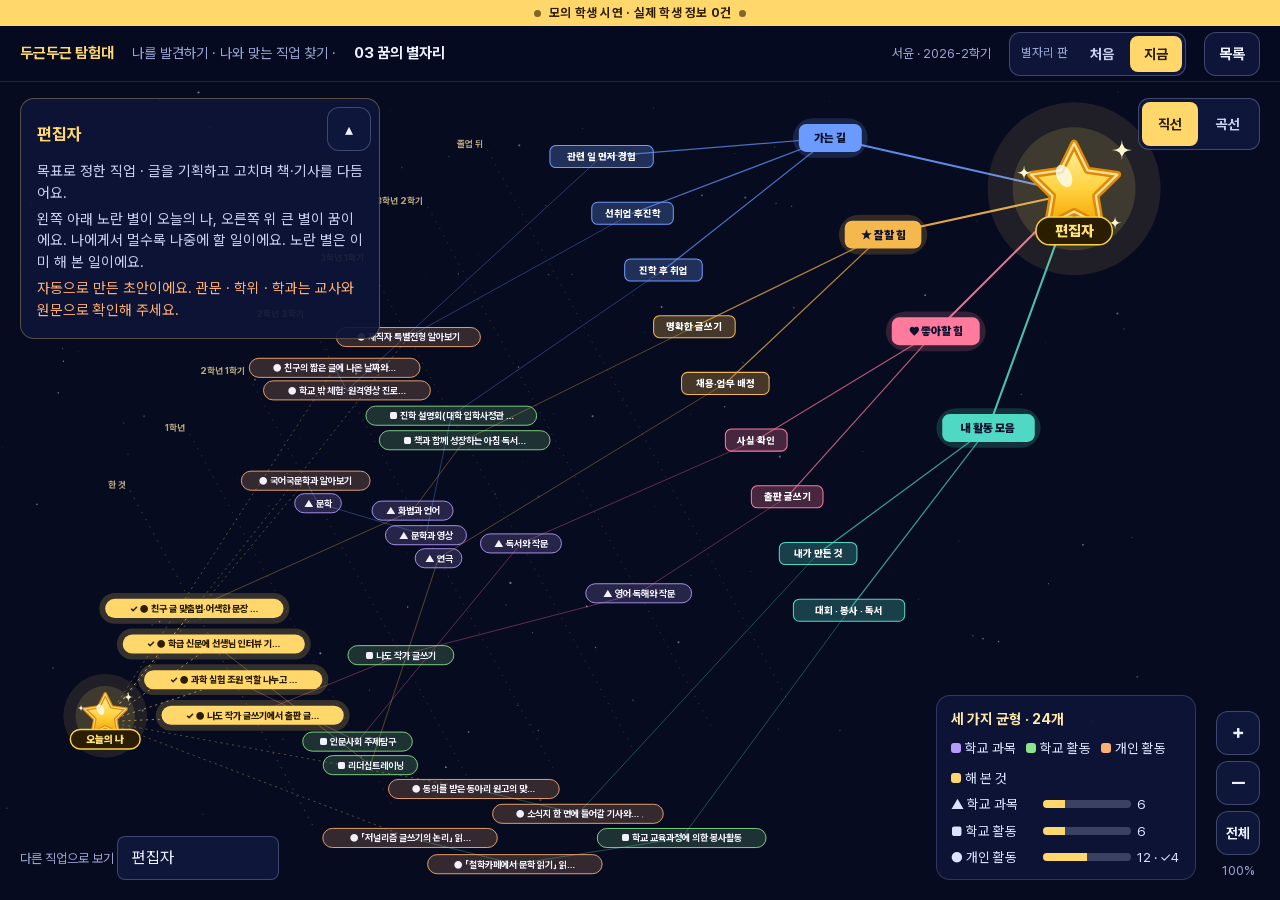
<file: parts/star/star.html>
<!doctype html>
<html lang="ko">
  <head>
    <meta charset="utf-8" />
    <meta name="viewport" content="width=device-width,initial-scale=1,viewport-fit=cover" />
    <meta name="theme-color" content="#070B20" />
    <title>꿈의 별자리 시연</title>
    <!-- 발표 덱 정적 시연판(2026-11-23): 원본 explorer/star.html 사본. 서버 없이 data/*.json(모의 학생)을 읽는다. -->
    <style>html,body{margin:0;height:100%;background:#070B20;color:#EEF1FF}</style>
    <link rel="stylesheet" href="star.css" />
    <script defer src="star.js"></script>
  </head>
  <body>
    <div class="demo-band" role="note"><i></i>모의 학생 시연 · 실제 학생 정보 0건<i></i></div>
    <header>
      <a class="back" id="back" href="#" hidden>← 탐험 일지</a>
      <b>두근두근 탐험대</b><span class="n">01 나를 발견하기 · 02 나와 맞는 직업 찾기 ·</span><span class="cur">03 꿈의 별자리</span>
      <span class="r" id="who"></span>
      <div class="vsw" role="group" aria-label="별자리 판"><span class="vl">별자리 판</span><button id="vfirst" type="button" aria-pressed="false">처음</button><button id="vnow" type="button" aria-pressed="true">지금</button></div>
      <button class="listbtn" id="listbtn" type="button" aria-expanded="false" aria-controls="list">목록</button>
    </header>
    <div id="stage" aria-label="꿈의 별자리. 휠이나 두 손가락으로 확대·축소, 끌어서 이동"><svg id="sky" role="img" aria-label="왼쪽 아래 오늘의 나에서 오른쪽 위 꿈의 직업까지 이어진 별자리"></svg></div>
    <div class="card" id="card"><h2>불러오는 중</h2><p></p></div>
    <div class="gauge" id="gauge"></div>
    <div class="lsw" role="group" aria-label="선 모양"><button id="ls" aria-pressed="true">직선</button><button id="lc" aria-pressed="false">곡선</button></div>
    <div class="ctrl" role="group" aria-label="확대·축소"><button id="zin" aria-label="확대">＋</button><button id="zout" aria-label="축소">－</button><button id="fit" class="fit" aria-label="전체 보기">전체</button><span class="z" id="zl">100%</span></div>
    <div class="pick" id="pick"></div>
    <section class="list" id="list" hidden aria-label="별자리 목록"></section>
  <script>/* 덱 안에서: 방향키 등은 덱으로 넘김 */addEventListener("keydown",function(e){if(["ArrowLeft","ArrowRight","ArrowUp","ArrowDown","PageUp","PageDown"," ","Home","End","f","F","n","N"].indexOf(e.key)>=0&&window.parent!==window){e.preventDefault();parent.postMessage({deckKey:e.key},"*");}});</script>
</body>
</html>
</file>
<file: parts/star/star.css>
/* [발표 덱 정적 시연판 사본 2026-11-23] 원본: docs/design/꿈수업_자료/explorer/star.css. 끝의 「시연판」 절만 더함. */
:root{--sky:#070B20;--ink:#EEF1FF;--sub:#9AA4D2;--me:#FFD76A;--f:"Apple SD Gothic Neo","Noto Sans KR",system-ui,sans-serif;color-scheme:dark}
*{box-sizing:border-box}
html,body{height:100%}
body{margin:0;background:var(--sky);color:var(--ink);font:15px/1.5 var(--f);overflow:hidden}
header{position:fixed;left:0;right:0;top:0;height:56px;display:flex;align-items:center;gap:18px;padding:0 20px;background:rgba(7,11,32,.78);border-bottom:1px solid rgba(154,164,210,.18);z-index:3}
header b{color:var(--me)} header .n{font-size:14px;color:var(--sub)} header .cur{font-weight:700} header .r{margin-left:auto;font-size:13px;color:var(--sub)}
#stage{position:fixed;inset:0;cursor:grab;touch-action:none} #stage.drag{cursor:grabbing}
svg{width:100%;height:100%;display:block}
.ctrl{position:fixed;right:20px;bottom:20px;display:flex;flex-direction:column;gap:6px;z-index:3}
button{width:44px;height:44px;border-radius:12px;border:1px solid rgba(154,164,210,.35);background:rgba(16,24,62,.9);color:var(--ink);font:700 20px var(--f);cursor:pointer}
button:hover{border-color:var(--me);color:var(--me)} .ctrl .fit{font-size:12px} .ctrl .z{font-size:11px;text-align:center;color:var(--sub)}
:focus-visible{outline:3px solid var(--me);outline-offset:2px}
.card{position:fixed;left:20px;top:72px;width:min(360px,calc(100vw - 100px));padding:14px 16px;border-radius:14px;background:rgba(14,21,56,.92);border:1px solid rgba(255,215,106,.3);z-index:3}
.card h2{margin:0 0 3px;font-size:17px;color:var(--me)} .card p{margin:0 0 4px;font-size:13.5px;color:#C9D0F0}
.card .draft{color:#FFB070}
.gauge{position:fixed;right:84px;bottom:20px;width:260px;padding:12px 14px;border-radius:14px;background:rgba(14,21,56,.92);border:1px solid rgba(154,164,210,.25);z-index:3;font-size:12.5px}
.gauge b{color:#FFE9A8;font-size:13.5px}
.gr{display:grid;grid-template-columns:86px minmax(0,1fr) 44px;gap:6px;align-items:center;margin-top:6px;color:#DDE3FF}
.bar{height:8px;border-radius:4px;background:rgba(221,227,255,.22);overflow:hidden}.bar i{display:block;height:100%;background:var(--me)}
.lg{display:flex;gap:10px;margin-top:8px;flex-wrap:wrap;color:#DDE3FF}.lg i{display:inline-block;width:10px;height:10px;border-radius:3px;margin-right:4px}
.lg .c1{background:#B79CFF}.lg .c2{background:#8BE38B}.lg .c3{background:#FFB070}.lg .c4{background:#FFD76A}
.lab{font-family:var(--f);pointer-events:none}
@media (prefers-reduced-motion:no-preference){.tw{animation:tw 2.4s ease-in-out infinite;transform-box:fill-box;transform-origin:center}@keyframes tw{0%,100%{opacity:1;transform:scale(1)}50%{opacity:.25;transform:scale(.55)}}}
.lsw{position:fixed;right:20px;top:72px;display:flex;gap:2px;padding:3px;border-radius:11px;background:rgba(16,24,62,.9);border:1px solid rgba(154,164,210,.35);z-index:3}
.lsw button{width:auto;height:32px;padding:0 14px;border:0;border-radius:8px;background:transparent;color:#C9D0F0;font:700 13px var(--f)}
.lsw button[aria-pressed="true"]{background:#FFD76A;color:#2A1D00}
.pick{position:fixed;left:20px;bottom:20px;z-index:3;font-size:13px;color:var(--sub)}
.pick select{font:inherit;background:rgba(16,24,62,.9);color:var(--ink);border:1px solid rgba(154,164,210,.35);border-radius:8px;padding:6px}
.nd{cursor:pointer}
@media (max-width:760px){.gauge{display:none}header .n{display:none}}

/* 학생이 직업을 고르지 않아 AI 추천으로 그린 별자리는 흐리게(정해진 꿈처럼 보이지 않게) */
body.preview svg { opacity: .55; filter: saturate(.6); }

/* ── 학생 화면 · 휴대폰(2026-11-23): 글꼴 로컬, 안내 카드 접기, 목록 보기, 단추 44px ── */
@font-face { font-family: "Pretendard"; src: url(../../assets/fonts/PretendardVariable.woff2) format("woff2"); font-weight: 100 900; font-display: swap; }
:root { --f: "Pretendard", "Apple SD Gothic Neo", "Noto Sans KR", system-ui, sans-serif; }
header { padding-top: env(safe-area-inset-top); height: calc(56px + env(safe-area-inset-top)); }
header .back { color: var(--me); text-decoration: none; font-weight: 700; font-size: 15px; min-height: 44px; display: inline-flex; align-items: center; }
.listbtn { width: auto; height: 44px; padding: 0 14px; font-size: 15px; }
.lsw button { height: 44px; padding: 0 16px; font-size: 14px; }
.ctrl .z { font-size: 13px; } .ctrl .fit { font-size: 14px; }
.card p { font-size: 14.5px; }
.card .tog { position: absolute; right: 8px; top: 8px; width: 44px; height: 44px; font-size: 16px; }
.card.min p { display: none; } .card.min h2 { padding-right: 48px; margin: 4px 0; }
.card h2 { padding-right: 48px; }
.pick select { -webkit-appearance: none; appearance: none; height: 44px; padding: 0 14px; font-size: 16px; max-width: calc(100vw - 120px); }
.gauge { font-size: 13.5px; } .gauge b { font-size: 14.5px; }
.list { position: fixed; z-index: 4; left: 0; right: 0; bottom: 0; top: calc(56px + env(safe-area-inset-top)); overflow: auto; padding: 16px 16px 40px; background: rgba(7, 11, 32, 0.97); }
.list h3 { color: var(--me); font-size: 17px; margin: 18px 0 8px; }
.list .li { display: flex; gap: 10px; align-items: flex-start; padding: 10px 12px; border-radius: 12px; border: 1px solid rgba(154, 164, 210, 0.25); margin: 0 0 8px; font-size: 16px; }
.list .li i { flex: none; width: 12px; height: 12px; border-radius: 4px; margin-top: 6px; }
.list .li small { display: block; color: var(--sub); font-size: 14px; }
.list .li.done { border-color: var(--me); }
@media (max-width: 760px) {
  header { gap: 10px; padding-left: 12px; padding-right: 12px; } header b { display: none; } header .cur { font-size: 16px; } header .r { display: none; }
  .card { left: 12px; right: 12px; width: auto; top: calc(64px + env(safe-area-inset-top)); padding: 10px 12px; }
  .lsw { top: auto; right: auto; left: 12px; bottom: calc(16px + env(safe-area-inset-bottom)); }
  .pick { left: 12px; bottom: calc(68px + env(safe-area-inset-bottom)); }
  .ctrl { right: 12px; bottom: calc(16px + env(safe-area-inset-bottom)); }
}
.card h2 { min-height: 44px; display: flex; align-items: center; }

/* ── 시연판: 위 띠 · 처음/지금 전환 ── */
.demo-band { position: fixed; left: 0; right: 0; top: 0; height: 26px; z-index: 5; display: flex; align-items: center; justify-content: center; gap: 8px; background: #FFD76A; color: #2A1D00; font: 700 12.5px/1 var(--f); letter-spacing: .02em; }
.demo-band i { width: 7px; height: 7px; border-radius: 50%; background: #2A1D00; opacity: .6; }
header { top: 26px; }
.card, .lsw { top: 98px; }
.list { top: calc(82px + env(safe-area-inset-top)); }
.vsw { display: flex; gap: 2px; padding: 3px; border-radius: 11px; background: rgba(16,24,62,.9); border: 1px solid rgba(154,164,210,.35); }
.vsw button { width: auto; height: 36px; padding: 0 14px; border: 0; border-radius: 8px; background: transparent; color: #C9D0F0; font: 700 14px var(--f); }
.vsw button[aria-pressed="true"] { background: #FFD76A; color: #2A1D00; }
.vsw .vl { align-self: center; padding: 0 6px 0 8px; font-size: 12.5px; color: var(--sub); }
header .back[hidden] { display: none; }   /* 시연판: 돌아갈 화면이 없어 숨김 */
</file>
